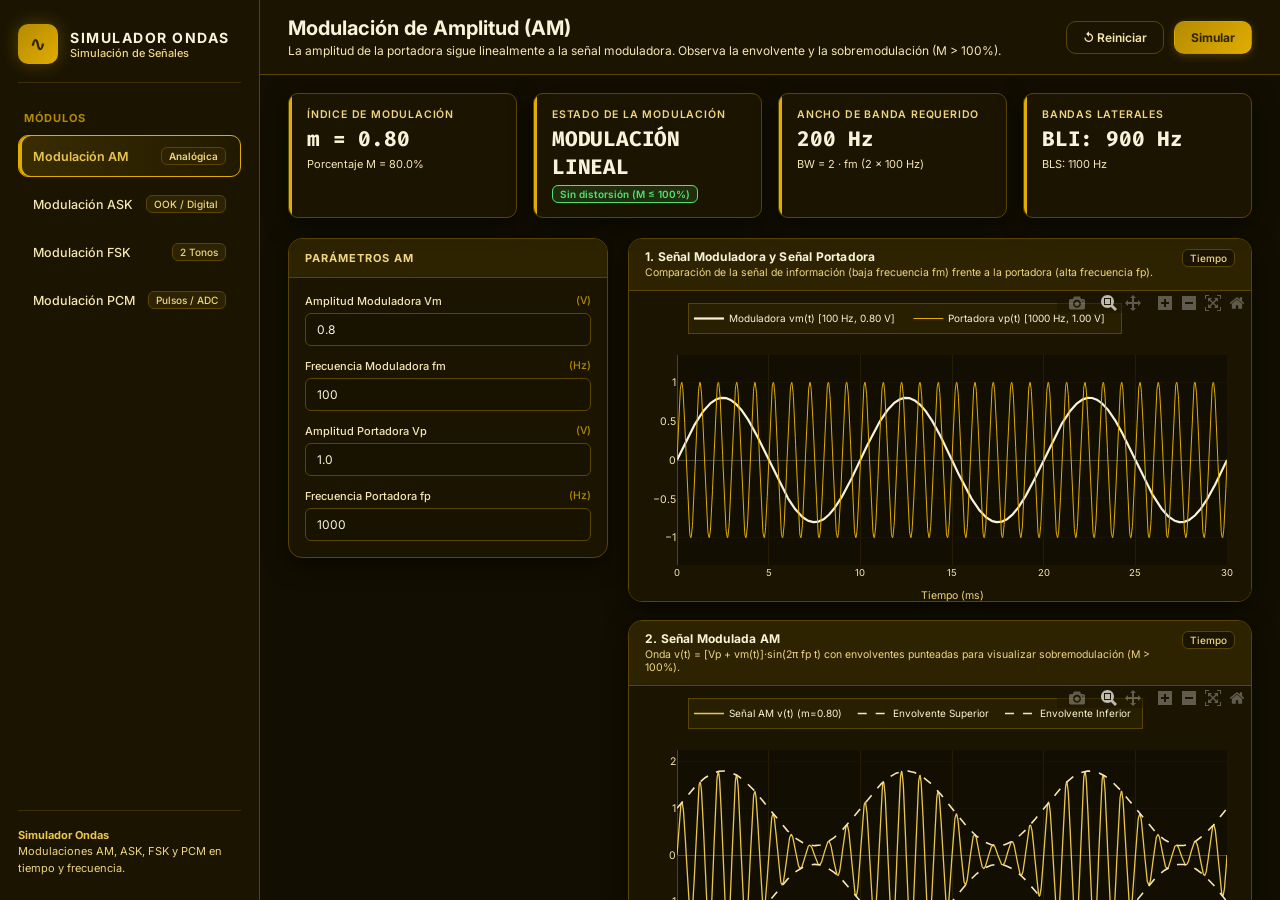
<file: index.html>
<!DOCTYPE html>
<html lang="es">

<head>
    <meta charset="UTF-8">
    <meta name="viewport" content="width=device-width, initial-scale=1.0">
    <title>Simulador Ondas</title>
    <!-- Google Fonts: Inter & Fira Code -->
    <link rel="preconnect" href="https://fonts.googleapis.com">
    <link rel="preconnect" href="https://fonts.gstatic.com" crossorigin>
    <link
        href="https://fonts.googleapis.com/css2?family=Inter:wght@400;500;600;700&family=Fira+Code:wght@400;600&display=swap"
        rel="stylesheet">

    <!-- Plotly.js: Carga local prioritaria (offline) con fallback a CDN -->
    <script src="plotly.min.js"></script>
    <script>
        if (!window.Plotly) {
            document.write('<script src="https://cdn.plot.ly/plotly-2.35.2.min.js"><\/script>');
        }
    </script>

    <link rel="stylesheet" href="css/styles.css">
</head>

<body>

    <!-- ====================================================================
         Sidebar Navigation (ÚNICAMENTE 4 Módulos)
         ==================================================================== -->
    <aside class="sidebar">
        <div class="brand">
            <div class="brand-icon">∿</div>
            <div class="brand-text">
                <h1>SIMULADOR ONDAS</h1>
                <p>Simulación de Señales</p>
            </div>
        </div>

        <p class="nav-section-title">Módulos</p>
        <ul class="nav-list">
            <li>
                <button class="nav-btn active" data-module="am">
                    Modulación AM
                    <span class="nav-badge">Analógica</span>
                </button>
            </li>
            <li>
                <button class="nav-btn" data-module="ask">
                    Modulación ASK
                    <span class="nav-badge">OOK / Digital</span>
                </button>
            </li>
            <li>
                <button class="nav-btn" data-module="fsk">
                    Modulación FSK
                    <span class="nav-badge">2 Tonos</span>
                </button>
            </li>
            <li>
                <button class="nav-btn" data-module="pcm">
                    Modulación PCM
                    <span class="nav-badge">Pulsos / ADC</span>
                </button>
            </li>
        </ul>

        <div class="sidebar-footer">
            <p><strong>Simulador Ondas</strong></p>
            <p>Modulaciones AM, ASK, FSK y PCM en tiempo y frecuencia.</p>
        </div>
    </aside>

    <!-- ====================================================================
         Main Wrapper
         ==================================================================== -->
    <main class="main-wrapper">
        <!-- Top Header -->
        <header class="top-header">
            <div class="header-info">
                <h2 id="page-title">Modulación de Amplitud (AM)</h2>
                <p id="page-subtitle">Variación lineal de la envolvente de la portadora según la señal de información
                    analógica.</p>
            </div>
            <div class="header-actions">
                <button class="btn btn-ghost" id="btn-reset" title="Restaurar parámetros por defecto">↺
                    Reiniciar</button>
                <button class="btn btn-primary" id="btn-simulate"
                    title="Ejecutar simulación (Ctrl + Enter)">Simular</button>
            </div>
        </header>

        <!-- Banner de Error / Información -->
        <div class="alert-banner" id="alert-banner">
            <span id="alert-msg">Mensaje informativo</span>
        </div>

        <!-- ================================================================
             Work Area
             ================================================================ -->
        <div id="simulation-view">
            <!-- Ribbon de Métricas (4 Tarjetas KPIs) -->
            <section class="metrics-ribbon">
                <div class="metric-card" id="card-m1">
                    <span class="metric-title" id="m1-title">Métrica 1</span>
                    <span class="metric-value" id="m1-value">0.00</span>
                    <span class="metric-caption" id="m1-caption">Descripción</span>
                </div>
                <div class="metric-card" id="card-m2">
                    <span class="metric-title" id="m2-title">Métrica 2</span>
                    <span class="metric-value" id="m2-value">0.00</span>
                    <span class="metric-caption" id="m2-caption">Descripción</span>
                </div>
                <div class="metric-card" id="card-m3">
                    <span class="metric-title" id="m3-title">Métrica 3</span>
                    <span class="metric-value" id="m3-value">0.00</span>
                    <span class="metric-caption" id="m3-caption">Descripción</span>
                </div>
                <div class="metric-card" id="card-m4">
                    <span class="metric-title" id="m4-title">Métrica 4</span>
                    <span class="metric-value" id="m4-value">0.00</span>
                    <span class="metric-caption" id="m4-caption">Descripción</span>
                </div>
            </section>

            <!-- Workspace: Controles a la izquierda, Gráficas a la derecha -->
            <section class="workspace">
                <!-- Columna de Controles -->
                <div class="control-sidebar">

                    <!-- 1. Formulario AM -->
                    <div class="control-card module-card" id="ctrl-am">
                        <div class="control-card-header">Parámetros AM</div>
                        <div class="control-card-body">
                            <div class="form-group">
                                <label for="am-vm">Amplitud Moduladora Vm <span class="unit">(V)</span></label>
                                <input type="number" class="form-control" id="am-vm" value="0.8" min="0.1" max="2.0"
                                    step="0.05">
                            </div>
                            <div class="form-group">
                                <label for="am-fm">Frecuencia Moduladora fm <span class="unit">(Hz)</span></label>
                                <input type="number" class="form-control" id="am-fm" value="100" min="10" max="500"
                                    step="10">
                            </div>
                            <div class="form-group">
                                <label for="am-vp">Amplitud Portadora Vp <span class="unit">(V)</span></label>
                                <input type="number" class="form-control" id="am-vp" value="1.0" min="0.5" max="2.0"
                                    step="0.1">
                            </div>
                            <div class="form-group">
                                <label for="am-fp">Frecuencia Portadora fp <span class="unit">(Hz)</span></label>
                                <input type="number" class="form-control" id="am-fp" value="1000" min="200" max="5000"
                                    step="50">
                            </div>
                        </div>
                    </div>

                    <!-- 2. Formulario ASK -->
                    <div class="control-card module-card" id="ctrl-ask" style="display:none;">
                        <div class="control-card-header">Parámetros ASK</div>
                        <div class="control-card-body">
                            <div class="form-group">
                                <label for="ask-bits">Secuencia de bits <span class="unit">(8 a 12 bits)</span></label>
                                <input type="text" class="form-control" id="ask-bits" value="10110100" maxlength="16"
                                    style="font-family:var(--font-mono); font-weight:600; letter-spacing:1px;">
                            </div>
                            <div class="form-group">
                                <label for="ask-rb">Tasa de bits Rb <span class="unit">(bps)</span></label>
                                <input type="number" class="form-control" id="ask-rb" value="100" min="20" max="1000"
                                    step="10">
                            </div>
                            <div class="form-group">
                                <label for="ask-fp">Frecuencia Portadora fp <span class="unit">(Hz)</span></label>
                                <input type="number" class="form-control" id="ask-fp" value="400" min="100" max="2000"
                                    step="50">
                            </div>
                            <div class="form-group">
                                <label for="ask-v0">Amplitud para bit "0"</label>
                                <select class="form-select" id="ask-v0">
                                    <option value="0.0">0 V (OOK - On-Off Keying)</option>
                                    <option value="0.3">0.3 V (2 niveles distintos de voltaje)</option>
                                </select>
                            </div>
                        </div>
                    </div>

                    <!-- 3. Formulario FSK -->
                    <div class="control-card module-card" id="ctrl-fsk" style="display:none;">
                        <div class="control-card-header">Parámetros FSK</div>
                        <div class="control-card-body">
                            <div class="form-group">
                                <label for="fsk-bits">Secuencia de bits <span class="unit">(8 a 12 bits)</span></label>
                                <input type="text" class="form-control" id="fsk-bits" value="10110100" maxlength="16"
                                    style="font-family:var(--font-mono); font-weight:600; letter-spacing:1px;">
                            </div>
                            <div class="form-group">
                                <label for="fsk-rb">Tasa de bits Rb <span class="unit">(bps)</span></label>
                                <input type="number" class="form-control" id="fsk-rb" value="100" min="20" max="1000"
                                    step="10">
                            </div>
                            <div class="form-group">
                                <label for="fsk-f0">Frecuencia bit "0" (f0) <span class="unit">(Hz)</span></label>
                                <input type="number" class="form-control" id="fsk-f0" value="200" min="50" max="2000"
                                    step="50">
                            </div>
                            <div class="form-group">
                                <label for="fsk-f1">Frecuencia bit "1" (f1) <span class="unit">(Hz)</span></label>
                                <input type="number" class="form-control" id="fsk-f1" value="600" min="50" max="3000"
                                    step="50">
                            </div>
                        </div>
                    </div>

                    <!-- 4. Formulario PCM -->
                    <div class="control-card module-card" id="ctrl-pcm" style="display:none;">
                        <div class="control-card-header">Parámetros PCM</div>
                        <div class="control-card-body">
                            <div class="form-group">
                                <label for="pcm-fm">Frecuencia Señal fm <span class="unit">(Hz)</span></label>
                                <input type="number" class="form-control" id="pcm-fm" value="10" min="2" max="50"
                                    step="1">
                            </div>
                            <div class="form-group">
                                <label for="pcm-fs">Frecuencia de Muestreo fs <span class="unit">(Hz)</span></label>
                                <input type="number" class="form-control" id="pcm-fs" value="60" min="10" max="120"
                                    step="5">
                            </div>
                            <div class="form-group">
                                <label for="pcm-nbits">Bits por muestra (n)</label>
                                <select class="form-select" id="pcm-nbits">
                                    <option value="2">2 bits (4 niveles de cuantificación)</option>
                                    <option value="3" selected>3 bits (8 niveles de cuantificación)</option>
                                    <option value="4">4 bits (16 niveles de cuantificación)</option>
                                </select>
                            </div>
                        </div>
                    </div>

                </div>

                <!-- Columna de Gráficas -->
                <div class="plots-column">

                    <!-- Gráficas AM (3 Gráficas) -->
                    <div class="plots-grid module-plots" id="plots-am">
                        <div class="plot-card">
                            <div class="plot-card-header">
                                <div class="plot-card-title-group">
                                    <span class="plot-card-title">1. Señal Moduladora y Señal Portadora</span>
                                    <span class="plot-card-desc">Comparación de la señal de información (baja frecuencia
                                        fm) frente a la portadora (alta frecuencia fp).</span>
                                </div>
                                <span class="plot-card-badge">Tiempo</span>
                            </div>
                            <div class="plot-canvas" id="am-plot-mod-carrier"></div>
                        </div>

                        <div class="plot-card">
                            <div class="plot-card-header">
                                <div class="plot-card-title-group">
                                    <span class="plot-card-title">2. Señal Modulada AM</span>
                                    <span class="plot-card-desc">Onda v(t) = [Vp + vm(t)]·sin(2π fp t) con envolventes
                                        punteadas para visualizar sobremodulación (M > 100%).</span>
                                </div>
                                <span class="plot-card-badge">Tiempo</span>
                            </div>
                            <div class="plot-canvas" id="am-plot-modulated"></div>
                        </div>

                        <div class="plot-card">
                            <div class="plot-card-header">
                                <div class="plot-card-title-group">
                                    <span class="plot-card-title">3. Espectro de Frecuencias AM</span>
                                    <span class="plot-card-desc">Espectro de 3 impulsos en fp - fm (BLI), fp (portadora)
                                        y fp + fm (BLS) sin ruido espectral.</span>
                                </div>
                                <span class="plot-card-badge">Frecuencia</span>
                            </div>
                            <div class="plot-canvas" id="am-plot-spectrum"></div>
                        </div>
                    </div>

                    <!-- Gráficas ASK (4 Gráficas alineadas en tiempo) -->
                    <div class="plots-grid module-plots" id="plots-ask" style="display:none;">
                        <div class="plot-card">
                            <div class="plot-card-header">
                                <div class="plot-card-title-group">
                                    <span class="plot-card-title">1. Señal Moduladora Digital (Tren de Pulsos)</span>
                                    <span class="plot-card-desc">Onda cuadrada unipolar mostrando los niveles lógicos
                                        con su bit etiquetado en cada intervalo Tb.</span>
                                </div>
                                <span class="plot-card-badge">Bits</span>
                            </div>
                            <div class="plot-canvas" id="ask-plot-bits"></div>
                        </div>

                        <div class="plot-card">
                            <div class="plot-card-header">
                                <div class="plot-card-title-group">
                                    <span class="plot-card-title">2. Señal Portadora Analógica</span>
                                    <span class="plot-card-desc">Onda senoidal continua vp(t) = Vp·cos(2π fp t) de
                                        frecuencia constante fp.</span>
                                </div>
                                <span class="plot-card-badge">Portadora</span>
                            </div>
                            <div class="plot-canvas" id="ask-plot-carrier"></div>
                        </div>

                        <div class="plot-card">
                            <div class="plot-card-header">
                                <div class="plot-card-title-group">
                                    <span class="plot-card-title">3. Señal Modulada ASK / OOK</span>
                                    <span class="plot-card-desc">Presencia de portadora en los bits '1' y
                                        ausencia/atenuación en los '0', con líneas punteadas por bit.</span>
                                </div>
                                <span class="plot-card-badge">Modulada</span>
                            </div>
                            <div class="plot-canvas" id="ask-plot-modulated"></div>
                        </div>

                        <div class="plot-card">
                            <div class="plot-card-header">
                                <div class="plot-card-title-group">
                                    <span class="plot-card-title">4. Espectro de Frecuencias ASK</span>
                                    <span class="plot-card-desc">Curva teórica continua |sin(x)/x| con lóbulo principal
                                        de ancho 2·Rb centrado en fp.</span>
                                </div>
                                <span class="plot-card-badge">Espectro</span>
                            </div>
                            <div class="plot-canvas" id="ask-plot-spectrum"></div>
                        </div>
                    </div>

                    <!-- Gráficas FSK (3 Gráficas) -->
                    <div class="plots-grid module-plots" id="plots-fsk" style="display:none;">
                        <div class="plot-card">
                            <div class="plot-card-header">
                                <div class="plot-card-title-group">
                                    <span class="plot-card-title">1. Señal Moduladora Digital (Tren de Bits)</span>
                                    <span class="plot-card-desc">Onda cuadrada con los valores '1' y '0' etiquetados por
                                        intervalo de bit Tb.</span>
                                </div>
                                <span class="plot-card-badge">Bits</span>
                            </div>
                            <div class="plot-canvas" id="fsk-plot-bits"></div>
                        </div>

                        <div class="plot-card">
                            <div class="plot-card-header">
                                <div class="plot-card-title-group">
                                    <span class="plot-card-title">2. Señal Modulada FSK</span>
                                    <span class="plot-card-desc">Onda continua donde se observa mayor densidad de ciclos
                                        para el bit '1' (f1) y menor para el '0' (f0).</span>
                                </div>
                                <span class="plot-card-badge">Modulada</span>
                            </div>
                            <div class="plot-canvas" id="fsk-plot-modulated"></div>
                        </div>

                        <div class="plot-card">
                            <div class="plot-card-header">
                                <div class="plot-card-title-group">
                                    <span class="plot-card-title">3. Espectro de Frecuencias FSK</span>
                                    <span class="plot-card-desc">Espectro analítico mostrando los dos lóbulos
                                        principales centrados en f0 y f1.</span>
                                </div>
                                <span class="plot-card-badge">Espectro</span>
                            </div>
                            <div class="plot-canvas" id="fsk-plot-spectrum"></div>
                        </div>
                    </div>

                    <!-- Gráficas PCM (3 Gráficas Paso a Paso) -->
                    <div class="plots-grid module-plots" id="plots-pcm" style="display:none;">
                        <div class="plot-card">
                            <div class="plot-card-header">
                                <div class="plot-card-title-group">
                                    <span class="plot-card-title">Etapa 1 - Muestreo (Teorema de Nyquist)</span>
                                    <span class="plot-card-desc">Señal analógica continua X(t) y muestras PAM cada Ts =
                                        1/fs. En rojo punteado: aliasing si fs &lt; 2fm.</span>
                                </div>
                                <span class="plot-card-badge">Etapa 1</span>
                            </div>
                            <div class="plot-canvas" id="pcm-plot-sampling"></div>
                        </div>

                        <div class="plot-card">
                            <div class="plot-card-header">
                                <div class="plot-card-title-group">
                                    <span class="plot-card-title">Etapa 2 - Cuantificación Discreta Uniforme</span>
                                    <span class="plot-card-desc">División en 2^n niveles etiquetados con su código
                                        binario, aproximando cada muestra al nivel más cercano.</span>
                                </div>
                                <span class="plot-card-badge">Etapa 2</span>
                            </div>
                            <div class="plot-canvas" id="pcm-plot-quantization"></div>
                        </div>

                        <div class="plot-card">
                            <div class="plot-card-header">
                                <div class="plot-card-title-group">
                                    <span class="plot-card-title">Etapa 3 - Codificación Binaria y Tren de Pulsos</span>
                                    <span class="plot-card-desc">Palabras binarias de n bits por muestra concatenadas en
                                        serie a una tasa Rb = fs × n bps.</span>
                                </div>
                                <span class="plot-card-badge">Etapa 3</span>
                            </div>
                            <div class="plot-canvas" id="pcm-plot-coding"></div>
                        </div>
                    </div>

                </div>
            </section>
        </div>
    </main>

    <!-- App Coordinator JS (Autónomo, funciona con file:// y http://) -->
    <script src="js/app.js?v=2.1"></script>
</body>

</html>
</file>
<file: css/styles.css>
/* ==========================================================================
   styles.css - Paleta Golden Amber & Luxury Observatory Dark Theme
   Paleta: #2D2300, #5A4500, #876801, #B48A01, #E1AD01, #EAC64D, #F0D680, #F6E6B3, #FAF3D9
   Enfocado en Transmisión de Datos (AM, ASK, FSK, PCM)
   ========================================================================== */

:root {
    /* Paleta Oficial */
    --gold-900: #2D2300; /* Fondo más oscuro de la paleta */
    --gold-800: #5A4500; /* Bronce oscuro para bordes y paneles */
    --gold-700: #876801; /* Dorado profundo antiguo */
    --gold-600: #B48A01; /* Dorado medio para acentos y etiquetas */
    --gold-500: #E1AD01; /* Ámbar dorado radiante (Color Primario) */
    --gold-400: #EAC64D; /* Dorado cálido brillante */
    --gold-300: #F0D680; /* Arena dorada suave */
    --gold-200: #F6E6B3; /* Crema dorado claro para texto secundario */
    --gold-100: #FAF3D9; /* Marfil perla para texto principal de alto contraste */

    /* Fondos y Superficies */
    --bg-root: #120E01;
    --bg-surface: #1A1400;
    --bg-card: #221B00;
    --bg-card-header: #2D2300;
    --bg-input: #181300;
    
    /* Bordes y Líneas */
    --border: #5A4500;
    --border-soft: #3D2F00;
    --border-focus: #E1AD01;
    --border-active: #EAC64D;

    /* Textos */
    --text-primary: #FAF3D9;
    --text-secondary: #F6E6B3;
    --text-muted: #F0D680;
    --text-faint: #B48A01;

    /* Acentos */
    --accent-primary: #E1AD01;
    --accent-glow: rgba(225, 173, 1, 0.28);
    --accent-secondary: #EAC64D;
    --accent-alert: #FF5C5C;
    --accent-alert-bg: rgba(255, 92, 92, 0.12);
    --accent-ok: #50E370;
    --accent-ok-bg: rgba(80, 227, 112, 0.12);

    /* Tipografía y Medidas */
    --font-sans: "Inter", system-ui, -apple-system, BlinkMacSystemFont, "Segoe UI", Roboto, sans-serif;
    --font-mono: "Fira Code", "Consolas", monospace;
    --radius-sm: 6px;
    --radius-md: 10px;
    --radius-lg: 14px;
    --shadow-card: 0 6px 24px -2px rgba(0, 0, 0, 0.65);
    --shadow-glow: 0 0 18px rgba(225, 173, 1, 0.3);
}

/* ==========================================================================
   Reset y Base
   ========================================================================== */
* {
    box-sizing: border-box;
    margin: 0;
    padding: 0;
    font-family: var(--font-sans);
    -webkit-font-smoothing: antialiased;
}

body {
    background-color: var(--bg-root);
    color: var(--text-primary);
    min-height: 100vh;
    display: flex;
    overflow-x: hidden;
}

/* Scrollbar Personalizado */
::-webkit-scrollbar {
    width: 8px;
    height: 8px;
}
::-webkit-scrollbar-track {
    background: var(--bg-surface);
}
::-webkit-scrollbar-thumb {
    background: var(--gold-800);
    border-radius: 4px;
}
::-webkit-scrollbar-thumb:hover {
    background: var(--gold-600);
}

/* ==========================================================================
   Sidebar Navigation
   ========================================================================== */
.sidebar {
    width: 260px;
    background-color: var(--bg-surface);
    border-right: 1px solid var(--border);
    display: flex;
    flex-direction: column;
    padding: 24px 18px;
    flex-shrink: 0;
    z-index: 10;
}

.brand {
    display: flex;
    align-items: center;
    gap: 12px;
    margin-bottom: 28px;
    padding-bottom: 18px;
    border-bottom: 1px solid var(--border-soft);
}

.brand-icon {
    width: 40px;
    height: 40px;
    background: linear-gradient(135deg, var(--gold-600), var(--gold-500));
    color: var(--gold-900);
    display: flex;
    align-items: center;
    justify-content: center;
    border-radius: var(--radius-md);
    font-size: 20px;
    font-weight: 700;
    box-shadow: var(--shadow-glow);
}

.brand-text h1 {
    font-size: 14px;
    font-weight: 700;
    letter-spacing: 1.5px;
    color: var(--gold-100);
}

.brand-text p {
    font-size: 11px;
    color: var(--gold-300);
    font-weight: 500;
}

.nav-section-title {
    font-size: 11px;
    font-weight: 700;
    color: var(--gold-600);
    text-transform: uppercase;
    letter-spacing: 1px;
    margin-bottom: 10px;
    padding-left: 6px;
}

.nav-list {
    list-style: none;
    display: flex;
    flex-direction: column;
    gap: 6px;
    margin-bottom: 24px;
}

.nav-btn {
    width: 100%;
    display: flex;
    align-items: center;
    gap: 10px;
    padding: 11px 14px;
    background-color: transparent;
    border: 1px solid transparent;
    border-radius: var(--radius-md);
    color: var(--gold-200);
    font-size: 12.5px;
    font-weight: 500;
    cursor: pointer;
    transition: all 0.2s ease;
    text-align: left;
}

.nav-btn:hover {
    background-color: var(--bg-card);
    color: var(--gold-100);
    border-color: var(--gold-800);
}

.nav-btn.active {
    background: linear-gradient(90deg, rgba(225, 173, 1, 0.16), rgba(225, 173, 1, 0.04));
    border-color: var(--gold-500);
    color: var(--gold-400);
    font-weight: 600;
    box-shadow: inset 3px 0 0 var(--gold-500);
}

.nav-badge {
    font-size: 10px;
    padding: 2px 7px;
    border-radius: var(--radius-sm);
    background-color: var(--gold-900);
    color: var(--gold-300);
    border: 1px solid var(--gold-800);
    margin-left: auto;
}

.sidebar-footer {
    margin-top: auto;
    padding-top: 16px;
    border-top: 1px solid var(--border-soft);
    font-size: 11px;
    color: var(--gold-300);
    line-height: 1.5;
}

.sidebar-footer strong {
    color: var(--gold-400);
}

/* ==========================================================================
   Main Content Layout
   ========================================================================== */
.main-wrapper {
    flex: 1;
    display: flex;
    flex-direction: column;
    height: 100vh;
    overflow-y: auto;
    background-color: var(--bg-root);
}

/* Top Header */
.top-header {
    background-color: var(--bg-surface);
    border-bottom: 1px solid var(--border);
    padding: 16px 28px;
    display: flex;
    align-items: center;
    justify-content: space-between;
    gap: 20px;
    position: sticky;
    top: 0;
    z-index: 9;
}

.header-info h2 {
    font-size: 20px;
    font-weight: 700;
    color: var(--gold-100);
    display: flex;
    align-items: center;
    gap: 10px;
}

.header-info p {
    font-size: 12px;
    color: var(--gold-200);
    margin-top: 3px;
    max-width: 820px;
}

.header-actions {
    display: flex;
    align-items: center;
    gap: 10px;
}

/* Botones */
.btn {
    padding: 8px 16px;
    border-radius: var(--radius-md);
    font-size: 12px;
    font-weight: 600;
    cursor: pointer;
    transition: all 0.2s ease;
    border: 1px solid transparent;
    display: inline-flex;
    align-items: center;
    gap: 6px;
    text-decoration: none;
}

.btn-primary {
    background: linear-gradient(135deg, var(--gold-600), var(--gold-500));
    color: var(--gold-900);
    font-weight: 700;
    box-shadow: 0 2px 10px rgba(225, 173, 1, 0.25);
}

.btn-primary:hover {
    background: linear-gradient(135deg, var(--gold-500), var(--gold-400));
    box-shadow: 0 4px 14px rgba(225, 173, 1, 0.4);
    transform: translateY(-1px);
}

.btn-ghost {
    background-color: var(--bg-surface);
    border-color: var(--border);
    color: var(--gold-200);
}

.btn-ghost:hover {
    background-color: var(--bg-card);
    border-color: var(--gold-600);
    color: var(--gold-100);
}

/* Banner de Alerta */
.alert-banner {
    display: none;
    background-color: var(--accent-alert-bg);
    border: 1px solid var(--accent-alert);
    color: var(--gold-100);
    padding: 10px 24px;
    font-size: 12px;
    margin: 12px 28px 0 28px;
    border-radius: var(--radius-md);
}

/* ==========================================================================
   Ribbon de Métricas (Tarjetas de KPIs)
   ========================================================================== */
.metrics-ribbon {
    display: grid;
    grid-template-columns: repeat(4, 1fr);
    gap: 16px;
    padding: 18px 28px 8px 28px;
}

.metric-card {
    background-color: var(--bg-surface);
    border: 1px solid var(--border);
    border-radius: var(--radius-md);
    padding: 14px 18px;
    box-shadow: var(--shadow-card);
    display: flex;
    flex-direction: column;
    gap: 4px;
    transition: all 0.2s ease;
    position: relative;
    overflow: hidden;
}

.metric-card::before {
    content: "";
    position: absolute;
    top: 0;
    left: 0;
    width: 3px;
    height: 100%;
    background-color: var(--gold-500);
}

.metric-card:hover {
    border-color: var(--gold-600);
    transform: translateY(-2px);
}

.metric-title {
    font-size: 10.5px;
    font-weight: 600;
    color: var(--gold-300);
    text-transform: uppercase;
    letter-spacing: 0.8px;
}

.metric-value {
    font-size: 21px;
    font-weight: 700;
    font-family: var(--font-mono);
    color: var(--gold-100);
    letter-spacing: -0.2px;
}

.metric-caption {
    font-size: 11px;
    color: var(--gold-200);
    white-space: nowrap;
    overflow: hidden;
    text-overflow: ellipsis;
    display: flex;
    align-items: center;
    gap: 6px;
}

/* Badges de estado en KPIs */
.badge-ok {
    display: inline-block;
    padding: 2px 7px;
    border-radius: var(--radius-sm);
    font-size: 10px;
    font-weight: 600;
    background-color: var(--accent-ok-bg);
    border: 1px solid var(--accent-ok);
    color: var(--accent-ok);
}

.badge-alert {
    display: inline-block;
    padding: 2px 7px;
    border-radius: var(--radius-sm);
    font-size: 10px;
    font-weight: 600;
    background-color: var(--accent-alert-bg);
    border: 1px solid var(--accent-alert);
    color: var(--accent-alert);
}

/* ==========================================================================
   Workspace Layout (Controls + Plots)
   ========================================================================== */
.workspace {
    display: grid;
    grid-template-columns: 320px 1fr;
    gap: 20px;
    padding: 12px 28px 36px 28px;
    align-items: start;
}

/* Panel de Controles */
.control-sidebar {
    display: flex;
    flex-direction: column;
    gap: 16px;
}

.control-card {
    background-color: var(--bg-surface);
    border: 1px solid var(--border);
    border-radius: var(--radius-lg);
    box-shadow: var(--shadow-card);
    overflow: hidden;
}

.control-card-header {
    padding: 12px 16px;
    background-color: var(--bg-card-header);
    border-bottom: 1px solid var(--border);
    font-size: 11px;
    font-weight: 700;
    letter-spacing: 1px;
    color: var(--gold-300);
    text-transform: uppercase;
    display: flex;
    align-items: center;
    justify-content: space-between;
}

.control-card-body {
    padding: 16px;
    display: flex;
    flex-direction: column;
    gap: 13px;
}

.form-group {
    display: flex;
    flex-direction: column;
    gap: 5px;
}

.form-group label {
    font-size: 11px;
    font-weight: 500;
    color: var(--gold-200);
    display: flex;
    justify-content: space-between;
}

.form-group label span.unit {
    color: var(--gold-600);
    font-size: 10.5px;
}

.form-control, .form-select {
    width: 100%;
    padding: 8px 11px;
    background-color: var(--bg-input);
    border: 1px solid var(--border);
    border-radius: var(--radius-sm);
    color: var(--gold-100);
    font-size: 12px;
    outline: none;
    transition: all 0.15s ease;
}

.form-control:focus, .form-select:focus {
    border-color: var(--gold-500);
    box-shadow: 0 0 0 2px rgba(225, 173, 1, 0.15);
}

.form-select option {
    background-color: var(--bg-card);
    color: var(--gold-100);
}

/* ==========================================================================
   Grilla de Gráficas Anti-Colisión
   ========================================================================== */
.plots-grid {
    display: grid;
    grid-template-columns: 1fr;
    gap: 18px;
}

.plots-grid-2col {
    grid-template-columns: 1fr 1fr;
}

/* Tarjeta contenedora de cada gráfica */
.plot-card {
    background-color: var(--bg-surface);
    border: 1px solid var(--border);
    border-radius: var(--radius-lg);
    box-shadow: var(--shadow-card);
    overflow: hidden;
    display: flex;
    flex-direction: column;
    transition: border-color 0.2s ease;
}

.plot-card:hover {
    border-color: var(--gold-700);
}

.plot-card.span-full {
    grid-column: 1 / -1;
}

/* Cabecera HTML con título y descripción */
.plot-card-header {
    background-color: var(--bg-card-header);
    border-bottom: 1px solid var(--border);
    padding: 10px 16px;
    display: flex;
    align-items: center;
    justify-content: space-between;
    gap: 12px;
}

.plot-card-title-group {
    display: flex;
    flex-direction: column;
    gap: 2px;
}

.plot-card-title {
    font-size: 12px;
    font-weight: 700;
    color: var(--gold-100);
    letter-spacing: 0.2px;
}

.plot-card-desc {
    font-size: 10.5px;
    color: var(--gold-300);
    font-weight: 400;
    line-height: 1.3;
}

.plot-card-badge {
    font-size: 10px;
    font-weight: 500;
    color: var(--gold-300);
    background-color: var(--bg-surface);
    border: 1px solid var(--gold-800);
    padding: 2px 7px;
    border-radius: var(--radius-sm);
    white-space: nowrap;
    align-self: flex-start;
}

/* Lienzo Plotly */
.plot-canvas {
    height: 310px;
    width: 100%;
    position: relative;
    background-color: var(--bg-surface);
}

/* Responsive */
@media (max-width: 1200px) {
    .workspace {
        grid-template-columns: 1fr;
    }
    .metrics-ribbon {
        grid-template-columns: repeat(2, 1fr);
    }
}
</file>
<file: web_app/css/styles.css>
/* ==========================================================================
   styles.css - Paleta Golden Amber & Luxury Observatory Dark Theme
   Paleta: #2D2300, #5A4500, #876801, #B48A01, #E1AD01, #EAC64D, #F0D680, #F6E6B3, #FAF3D9
   Enfocado en Transmisión de Datos (AM, ASK, FSK, PCM)
   ========================================================================== */

:root {
    /* Paleta Oficial */
    --gold-900: #2D2300; /* Fondo más oscuro de la paleta */
    --gold-800: #5A4500; /* Bronce oscuro para bordes y paneles */
    --gold-700: #876801; /* Dorado profundo antiguo */
    --gold-600: #B48A01; /* Dorado medio para acentos y etiquetas */
    --gold-500: #E1AD01; /* Ámbar dorado radiante (Color Primario) */
    --gold-400: #EAC64D; /* Dorado cálido brillante */
    --gold-300: #F0D680; /* Arena dorada suave */
    --gold-200: #F6E6B3; /* Crema dorado claro para texto secundario */
    --gold-100: #FAF3D9; /* Marfil perla para texto principal de alto contraste */

    /* Fondos y Superficies */
    --bg-root: #120E01;
    --bg-surface: #1A1400;
    --bg-card: #221B00;
    --bg-card-header: #2D2300;
    --bg-input: #181300;
    
    /* Bordes y Líneas */
    --border: #5A4500;
    --border-soft: #3D2F00;
    --border-focus: #E1AD01;
    --border-active: #EAC64D;

    /* Textos */
    --text-primary: #FAF3D9;
    --text-secondary: #F6E6B3;
    --text-muted: #F0D680;
    --text-faint: #B48A01;

    /* Acentos */
    --accent-primary: #E1AD01;
    --accent-glow: rgba(225, 173, 1, 0.28);
    --accent-secondary: #EAC64D;
    --accent-alert: #FF5C5C;
    --accent-alert-bg: rgba(255, 92, 92, 0.12);
    --accent-ok: #50E370;
    --accent-ok-bg: rgba(80, 227, 112, 0.12);

    /* Tipografía y Medidas */
    --font-sans: "Inter", system-ui, -apple-system, BlinkMacSystemFont, "Segoe UI", Roboto, sans-serif;
    --font-mono: "Fira Code", "Consolas", monospace;
    --radius-sm: 6px;
    --radius-md: 10px;
    --radius-lg: 14px;
    --shadow-card: 0 6px 24px -2px rgba(0, 0, 0, 0.65);
    --shadow-glow: 0 0 18px rgba(225, 173, 1, 0.3);
}

/* ==========================================================================
   Reset y Base
   ========================================================================== */
* {
    box-sizing: border-box;
    margin: 0;
    padding: 0;
    font-family: var(--font-sans);
    -webkit-font-smoothing: antialiased;
}

body {
    background-color: var(--bg-root);
    color: var(--text-primary);
    min-height: 100vh;
    display: flex;
    overflow-x: hidden;
}

/* Scrollbar Personalizado */
::-webkit-scrollbar {
    width: 8px;
    height: 8px;
}
::-webkit-scrollbar-track {
    background: var(--bg-surface);
}
::-webkit-scrollbar-thumb {
    background: var(--gold-800);
    border-radius: 4px;
}
::-webkit-scrollbar-thumb:hover {
    background: var(--gold-600);
}

/* ==========================================================================
   Sidebar Navigation
   ========================================================================== */
.sidebar {
    width: 260px;
    background-color: var(--bg-surface);
    border-right: 1px solid var(--border);
    display: flex;
    flex-direction: column;
    padding: 24px 18px;
    flex-shrink: 0;
    z-index: 10;
}

.brand {
    display: flex;
    align-items: center;
    gap: 12px;
    margin-bottom: 28px;
    padding-bottom: 18px;
    border-bottom: 1px solid var(--border-soft);
}

.brand-icon {
    width: 40px;
    height: 40px;
    background: linear-gradient(135deg, var(--gold-600), var(--gold-500));
    color: var(--gold-900);
    display: flex;
    align-items: center;
    justify-content: center;
    border-radius: var(--radius-md);
    font-size: 20px;
    font-weight: 700;
    box-shadow: var(--shadow-glow);
}

.brand-text h1 {
    font-size: 14px;
    font-weight: 700;
    letter-spacing: 1.5px;
    color: var(--gold-100);
}

.brand-text p {
    font-size: 11px;
    color: var(--gold-300);
    font-weight: 500;
}

.nav-section-title {
    font-size: 11px;
    font-weight: 700;
    color: var(--gold-600);
    text-transform: uppercase;
    letter-spacing: 1px;
    margin-bottom: 10px;
    padding-left: 6px;
}

.nav-list {
    list-style: none;
    display: flex;
    flex-direction: column;
    gap: 6px;
    margin-bottom: 24px;
}

.nav-btn {
    width: 100%;
    display: flex;
    align-items: center;
    gap: 10px;
    padding: 11px 14px;
    background-color: transparent;
    border: 1px solid transparent;
    border-radius: var(--radius-md);
    color: var(--gold-200);
    font-size: 12.5px;
    font-weight: 500;
    cursor: pointer;
    transition: all 0.2s ease;
    text-align: left;
}

.nav-btn:hover {
    background-color: var(--bg-card);
    color: var(--gold-100);
    border-color: var(--gold-800);
}

.nav-btn.active {
    background: linear-gradient(90deg, rgba(225, 173, 1, 0.16), rgba(225, 173, 1, 0.04));
    border-color: var(--gold-500);
    color: var(--gold-400);
    font-weight: 600;
    box-shadow: inset 3px 0 0 var(--gold-500);
}

.nav-badge {
    font-size: 10px;
    padding: 2px 7px;
    border-radius: var(--radius-sm);
    background-color: var(--gold-900);
    color: var(--gold-300);
    border: 1px solid var(--gold-800);
    margin-left: auto;
}

.sidebar-footer {
    margin-top: auto;
    padding-top: 16px;
    border-top: 1px solid var(--border-soft);
    font-size: 11px;
    color: var(--gold-300);
    line-height: 1.5;
}

.sidebar-footer strong {
    color: var(--gold-400);
}

/* ==========================================================================
   Main Content Layout
   ========================================================================== */
.main-wrapper {
    flex: 1;
    display: flex;
    flex-direction: column;
    height: 100vh;
    overflow-y: auto;
    background-color: var(--bg-root);
}

/* Top Header */
.top-header {
    background-color: var(--bg-surface);
    border-bottom: 1px solid var(--border);
    padding: 16px 28px;
    display: flex;
    align-items: center;
    justify-content: space-between;
    gap: 20px;
    position: sticky;
    top: 0;
    z-index: 9;
}

.header-info h2 {
    font-size: 20px;
    font-weight: 700;
    color: var(--gold-100);
    display: flex;
    align-items: center;
    gap: 10px;
}

.header-info p {
    font-size: 12px;
    color: var(--gold-200);
    margin-top: 3px;
    max-width: 820px;
}

.header-actions {
    display: flex;
    align-items: center;
    gap: 10px;
}

/* Botones */
.btn {
    padding: 8px 16px;
    border-radius: var(--radius-md);
    font-size: 12px;
    font-weight: 600;
    cursor: pointer;
    transition: all 0.2s ease;
    border: 1px solid transparent;
    display: inline-flex;
    align-items: center;
    gap: 6px;
    text-decoration: none;
}

.btn-primary {
    background: linear-gradient(135deg, var(--gold-600), var(--gold-500));
    color: var(--gold-900);
    font-weight: 700;
    box-shadow: 0 2px 10px rgba(225, 173, 1, 0.25);
}

.btn-primary:hover {
    background: linear-gradient(135deg, var(--gold-500), var(--gold-400));
    box-shadow: 0 4px 14px rgba(225, 173, 1, 0.4);
    transform: translateY(-1px);
}

.btn-ghost {
    background-color: var(--bg-surface);
    border-color: var(--border);
    color: var(--gold-200);
}

.btn-ghost:hover {
    background-color: var(--bg-card);
    border-color: var(--gold-600);
    color: var(--gold-100);
}

/* Banner de Alerta */
.alert-banner {
    display: none;
    background-color: var(--accent-alert-bg);
    border: 1px solid var(--accent-alert);
    color: var(--gold-100);
    padding: 10px 24px;
    font-size: 12px;
    margin: 12px 28px 0 28px;
    border-radius: var(--radius-md);
}

/* ==========================================================================
   Ribbon de Métricas (Tarjetas de KPIs)
   ========================================================================== */
.metrics-ribbon {
    display: grid;
    grid-template-columns: repeat(4, 1fr);
    gap: 16px;
    padding: 18px 28px 8px 28px;
}

.metric-card {
    background-color: var(--bg-surface);
    border: 1px solid var(--border);
    border-radius: var(--radius-md);
    padding: 14px 18px;
    box-shadow: var(--shadow-card);
    display: flex;
    flex-direction: column;
    gap: 4px;
    transition: all 0.2s ease;
    position: relative;
    overflow: hidden;
}

.metric-card::before {
    content: "";
    position: absolute;
    top: 0;
    left: 0;
    width: 3px;
    height: 100%;
    background-color: var(--gold-500);
}

.metric-card:hover {
    border-color: var(--gold-600);
    transform: translateY(-2px);
}

.metric-title {
    font-size: 10.5px;
    font-weight: 600;
    color: var(--gold-300);
    text-transform: uppercase;
    letter-spacing: 0.8px;
}

.metric-value {
    font-size: 21px;
    font-weight: 700;
    font-family: var(--font-mono);
    color: var(--gold-100);
    letter-spacing: -0.2px;
}

.metric-caption {
    font-size: 11px;
    color: var(--gold-200);
    white-space: nowrap;
    overflow: hidden;
    text-overflow: ellipsis;
    display: flex;
    align-items: center;
    gap: 6px;
}

/* Badges de estado en KPIs */
.badge-ok {
    display: inline-block;
    padding: 2px 7px;
    border-radius: var(--radius-sm);
    font-size: 10px;
    font-weight: 600;
    background-color: var(--accent-ok-bg);
    border: 1px solid var(--accent-ok);
    color: var(--accent-ok);
}

.badge-alert {
    display: inline-block;
    padding: 2px 7px;
    border-radius: var(--radius-sm);
    font-size: 10px;
    font-weight: 600;
    background-color: var(--accent-alert-bg);
    border: 1px solid var(--accent-alert);
    color: var(--accent-alert);
}

/* ==========================================================================
   Workspace Layout (Controls + Plots)
   ========================================================================== */
.workspace {
    display: grid;
    grid-template-columns: 320px 1fr;
    gap: 20px;
    padding: 12px 28px 36px 28px;
    align-items: start;
}

/* Panel de Controles */
.control-sidebar {
    display: flex;
    flex-direction: column;
    gap: 16px;
}

.control-card {
    background-color: var(--bg-surface);
    border: 1px solid var(--border);
    border-radius: var(--radius-lg);
    box-shadow: var(--shadow-card);
    overflow: hidden;
}

.control-card-header {
    padding: 12px 16px;
    background-color: var(--bg-card-header);
    border-bottom: 1px solid var(--border);
    font-size: 11px;
    font-weight: 700;
    letter-spacing: 1px;
    color: var(--gold-300);
    text-transform: uppercase;
    display: flex;
    align-items: center;
    justify-content: space-between;
}

.control-card-body {
    padding: 16px;
    display: flex;
    flex-direction: column;
    gap: 13px;
}

.form-group {
    display: flex;
    flex-direction: column;
    gap: 5px;
}

.form-group label {
    font-size: 11px;
    font-weight: 500;
    color: var(--gold-200);
    display: flex;
    justify-content: space-between;
}

.form-group label span.unit {
    color: var(--gold-600);
    font-size: 10.5px;
}

.form-control, .form-select {
    width: 100%;
    padding: 8px 11px;
    background-color: var(--bg-input);
    border: 1px solid var(--border);
    border-radius: var(--radius-sm);
    color: var(--gold-100);
    font-size: 12px;
    outline: none;
    transition: all 0.15s ease;
}

.form-control:focus, .form-select:focus {
    border-color: var(--gold-500);
    box-shadow: 0 0 0 2px rgba(225, 173, 1, 0.15);
}

.form-select option {
    background-color: var(--bg-card);
    color: var(--gold-100);
}

/* ==========================================================================
   Grilla de Gráficas Anti-Colisión
   ========================================================================== */
.plots-grid {
    display: grid;
    grid-template-columns: 1fr;
    gap: 18px;
}

.plots-grid-2col {
    grid-template-columns: 1fr 1fr;
}

/* Tarjeta contenedora de cada gráfica */
.plot-card {
    background-color: var(--bg-surface);
    border: 1px solid var(--border);
    border-radius: var(--radius-lg);
    box-shadow: var(--shadow-card);
    overflow: hidden;
    display: flex;
    flex-direction: column;
    transition: border-color 0.2s ease;
}

.plot-card:hover {
    border-color: var(--gold-700);
}

.plot-card.span-full {
    grid-column: 1 / -1;
}

/* Cabecera HTML con título y descripción */
.plot-card-header {
    background-color: var(--bg-card-header);
    border-bottom: 1px solid var(--border);
    padding: 10px 16px;
    display: flex;
    align-items: center;
    justify-content: space-between;
    gap: 12px;
}

.plot-card-title-group {
    display: flex;
    flex-direction: column;
    gap: 2px;
}

.plot-card-title {
    font-size: 12px;
    font-weight: 700;
    color: var(--gold-100);
    letter-spacing: 0.2px;
}

.plot-card-desc {
    font-size: 10.5px;
    color: var(--gold-300);
    font-weight: 400;
    line-height: 1.3;
}

.plot-card-badge {
    font-size: 10px;
    font-weight: 500;
    color: var(--gold-300);
    background-color: var(--bg-surface);
    border: 1px solid var(--gold-800);
    padding: 2px 7px;
    border-radius: var(--radius-sm);
    white-space: nowrap;
    align-self: flex-start;
}

/* Lienzo Plotly */
.plot-canvas {
    height: 310px;
    width: 100%;
    position: relative;
    background-color: var(--bg-surface);
}

/* Responsive */
@media (max-width: 1200px) {
    .workspace {
        grid-template-columns: 1fr;
    }
    .metrics-ribbon {
        grid-template-columns: repeat(2, 1fr);
    }
}
</file>
